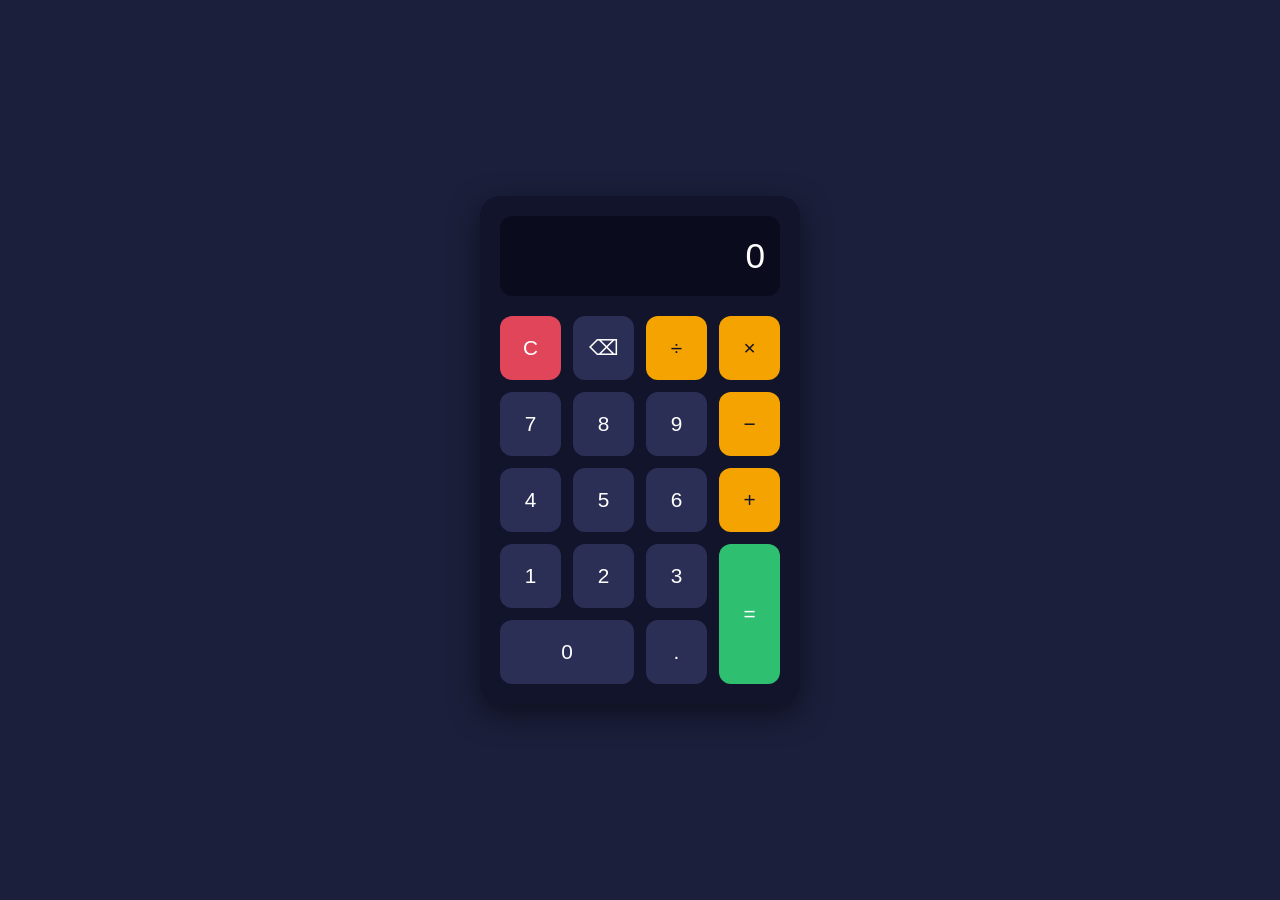
<file: WebDev-L2-Calculator/index.html>
<!DOCTYPE html>
<html lang="en">
<head>
  <meta charset="UTF-8">
  <meta name="viewport" content="width=device-width, initial-scale=1.0">
  <title>Calculator</title>
  <link rel="stylesheet" href="style.css">
</head>
<body>

  <div class="calculator">
    <div class="display" id="display">0</div>

    <div class="buttons">
      <button class="btn clear" data-action="clear">C</button>
      <button class="btn" data-action="backspace">⌫</button>
      <button class="btn operator" data-operator="÷">÷</button>
      <button class="btn operator" data-operator="×">×</button>

      <button class="btn" data-number="7">7</button>
      <button class="btn" data-number="8">8</button>
      <button class="btn" data-number="9">9</button>
      <button class="btn operator" data-operator="−">−</button>

      <button class="btn" data-number="4">4</button>
      <button class="btn" data-number="5">5</button>
      <button class="btn" data-number="6">6</button>
      <button class="btn operator" data-operator="+">+</button>

      <button class="btn" data-number="1">1</button>
      <button class="btn" data-number="2">2</button>
      <button class="btn" data-number="3">3</button>
      <button class="btn equals" data-action="equals">=</button>

      <button class="btn zero" data-number="0">0</button>
      <button class="btn" data-action="decimal">.</button>
    </div>
  </div>

  <script src="script.js"></script>
</body>
</html>
</file>
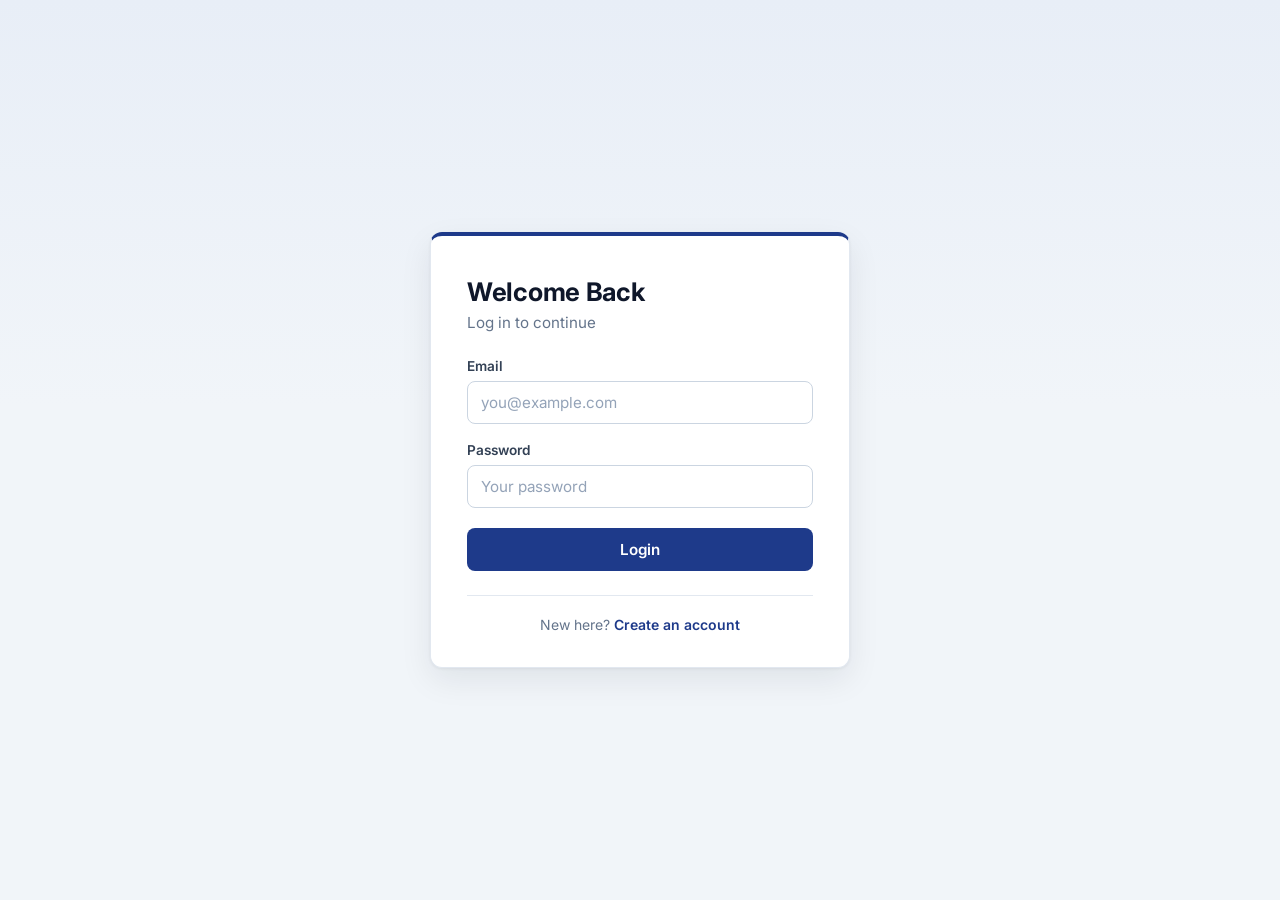
<file: WebDev-L2-LoginAuth/index.html>
<!DOCTYPE html>
<html lang="en">
<head>
  <meta charset="UTF-8">
  <meta name="viewport" content="width=device-width, initial-scale=1.0">
  <title>Login</title>
  <link rel="stylesheet" href="style.css">
</head>
<body>
  <div class="orb orb-1"></div>
  <div class="orb orb-2"></div>

  <main class="card">
    <h1>Welcome Back</h1>
    <p class="subtitle">Log in to continue</p>

    <form id="login-form">
      <label for="email">Email</label>
      <input type="email" id="email" placeholder="you@example.com" required>

      <label for="password">Password</label>
      <input type="password" id="password" placeholder="Your password" required>

      <p id="message" class="message"></p>
      <button type="submit" class="btn-main">Login</button>
    </form>

    <p class="switch">New here? <a href="register.html">Create an account</a></p>
  </main>

  <script src="auth.js"></script>
  <script src="login.js"></script>
</body>
</html>
</file>
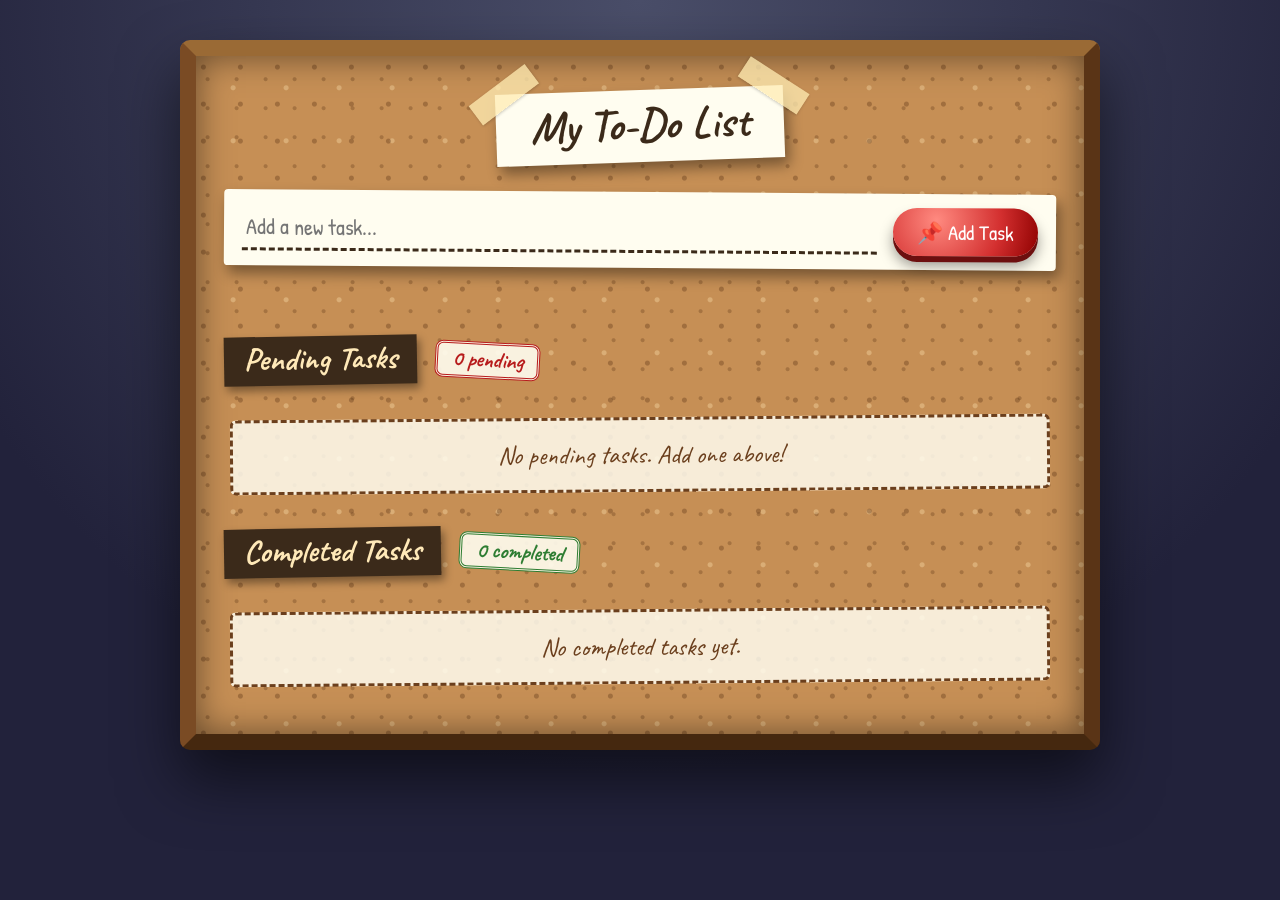
<file: WebDev-L2-ToDoApp/index.html>
<!DOCTYPE html>
<html lang="en">
<head>
  <meta charset="UTF-8">
  <meta name="viewport" content="width=device-width, initial-scale=1.0">
  <title>To-Do App</title>
  <link rel="stylesheet" href="style.css">
</head>
<body>

  <div class="app">
    <h1>My To-Do List</h1>

    <div class="add-task">
      <input type="text" id="task-input" placeholder="Add a new task..." maxlength="100">
      <button id="add-btn">Add Task</button>
    </div>
    <p id="error-message" class="error"></p>

    <section class="list-section">
      <div class="list-header">
        <h2>Pending Tasks</h2>
        <span id="pending-count" class="badge">0 pending</span>
      </div>
      <ul id="pending-list"></ul>
    </section>

    <section class="list-section">
      <div class="list-header">
        <h2>Completed Tasks</h2>
        <span id="completed-count" class="badge">0 completed</span>
      </div>
      <ul id="completed-list"></ul>
    </section>
  </div>

  <script src="script.js"></script>
</body>
</html>
</file>
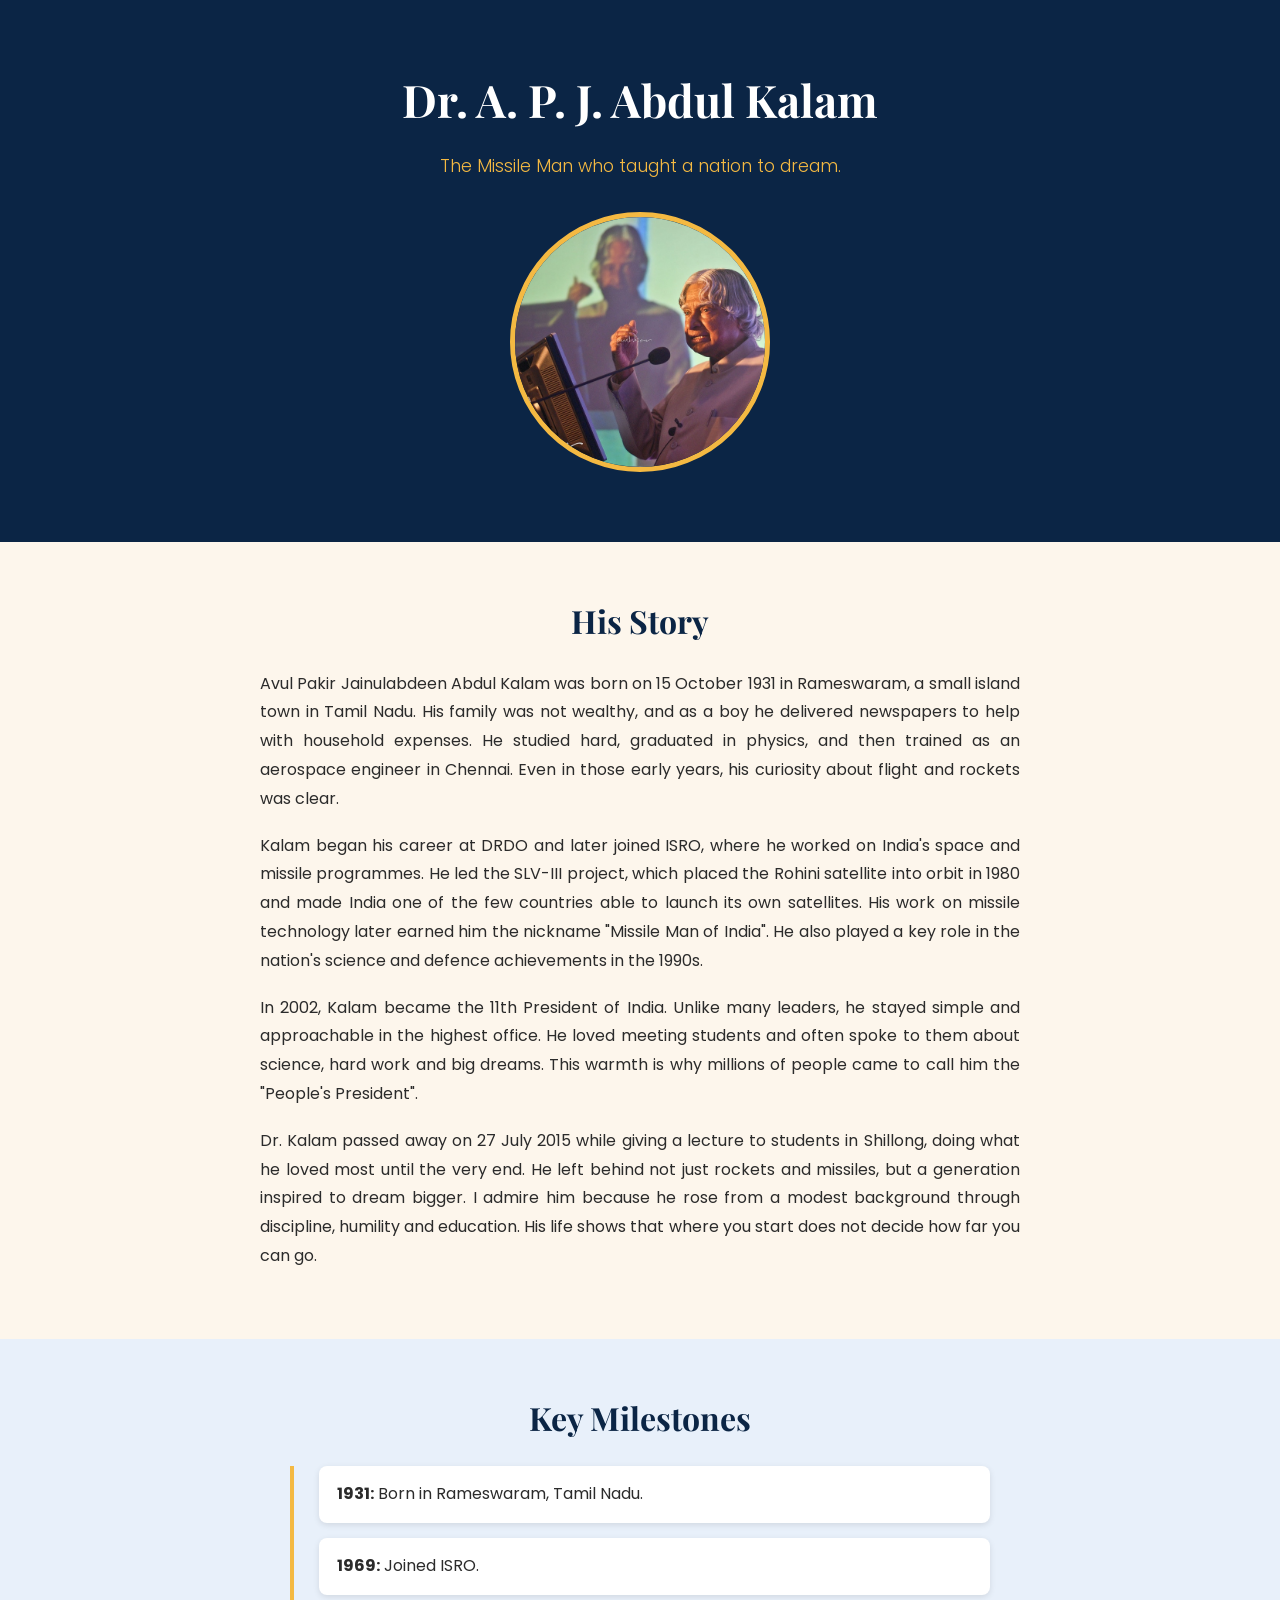
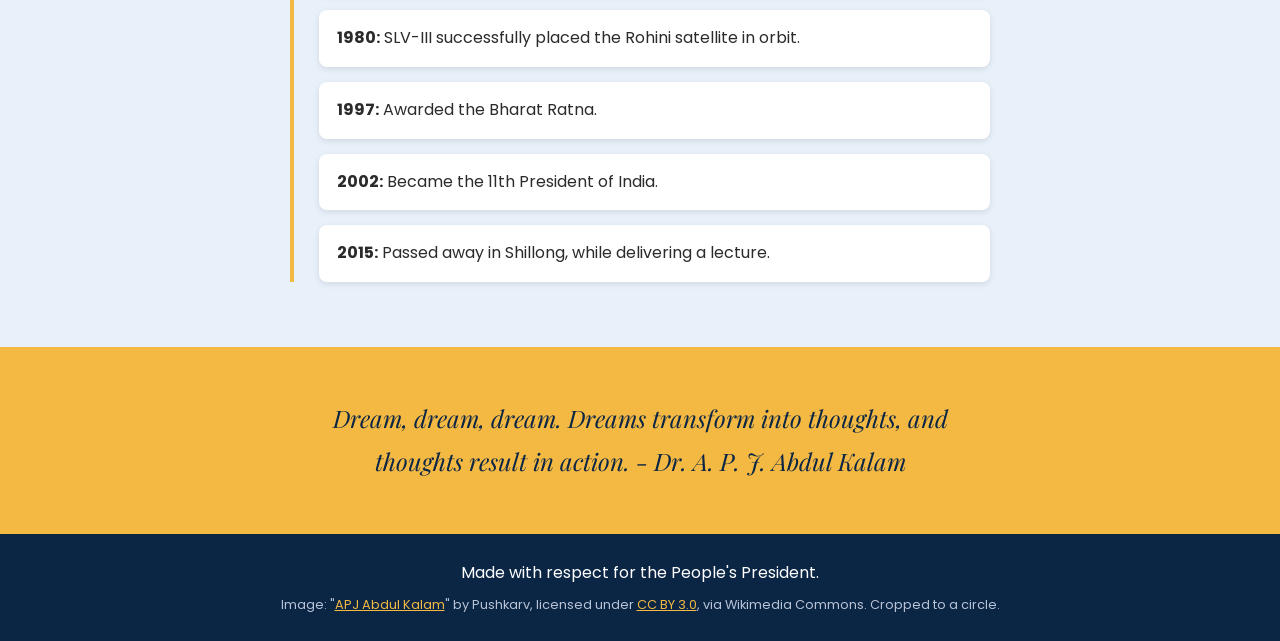
<file: WebDev-L2-TributePage/index.html>
<!DOCTYPE html>
<html lang="en">
<head>
  <meta charset="UTF-8">
  <meta name="viewport" content="width=device-width, initial-scale=1.0">
  <title>Tribute to Dr. A. P. J. Abdul Kalam</title>
  <link rel="preconnect" href="https://fonts.googleapis.com">
  <link href="https://fonts.googleapis.com/css2?family=Playfair+Display:wght@600;700&family=Poppins:wght@300;400;500&display=swap" rel="stylesheet">
  <link rel="stylesheet" href="style.css">
</head>
<body>

  <header class="hero">
    <h1>Dr. A. P. J. Abdul Kalam</h1>
    <p class="tagline">The Missile Man who taught a nation to dream.</p>
    <img src="images/kalam.jpg" alt="Portrait of Dr. A. P. J. Abdul Kalam">
  </header>

  <main>
    <section class="biography">
      <h2>His Story</h2>
      <p>Avul Pakir Jainulabdeen Abdul Kalam was born on 15 October 1931 in Rameswaram, a small island town in Tamil Nadu. His family was not wealthy, and as a boy he delivered newspapers to help with household expenses. He studied hard, graduated in physics, and then trained as an aerospace engineer in Chennai. Even in those early years, his curiosity about flight and rockets was clear.</p>
      <p>Kalam began his career at DRDO and later joined ISRO, where he worked on India's space and missile programmes. He led the SLV-III project, which placed the Rohini satellite into orbit in 1980 and made India one of the few countries able to launch its own satellites. His work on missile technology later earned him the nickname "Missile Man of India". He also played a key role in the nation's science and defence achievements in the 1990s.</p>
      <p>In 2002, Kalam became the 11th President of India. Unlike many leaders, he stayed simple and approachable in the highest office. He loved meeting students and often spoke to them about science, hard work and big dreams. This warmth is why millions of people came to call him the "People's President".</p>
      <p>Dr. Kalam passed away on 27 July 2015 while giving a lecture to students in Shillong, doing what he loved most until the very end. He left behind not just rockets and missiles, but a generation inspired to dream bigger. I admire him because he rose from a modest background through discipline, humility and education. His life shows that where you start does not decide how far you can go.</p>
    </section>

    <section class="timeline">
      <h2>Key Milestones</h2>
      <ol>
        <li><strong>1931:</strong> Born in Rameswaram, Tamil Nadu.</li>
        <li><strong>1969:</strong> Joined ISRO.</li>
        <li><strong>1980:</strong> SLV-III successfully placed the Rohini satellite in orbit.</li>
        <li><strong>1997:</strong> Awarded the Bharat Ratna.</li>
        <li><strong>2002:</strong> Became the 11th President of India.</li>
        <li><strong>2015:</strong> Passed away in Shillong, while delivering a lecture.</li>
      </ol>
    </section>

    <section class="quote">
      <blockquote>
        Dream, dream, dream. Dreams transform into thoughts, and thoughts result in action.
        - Dr. A. P. J. Abdul Kalam
      </blockquote>
    </section>
  </main>

  <footer>
    <p>Made with respect for the People's President.</p>
    <p class="credit">
  Image: "<a href="https://commons.wikimedia.org/wiki/File:APJ_Abdul_Kalam.jpg">APJ Abdul Kalam</a>"
  by Pushkarv, licensed under
  <a href="https://creativecommons.org/licenses/by/3.0/">CC BY 3.0</a>,
  via Wikimedia Commons. Cropped to a circle.</p>
  </footer>

</body>
</html>
</file>
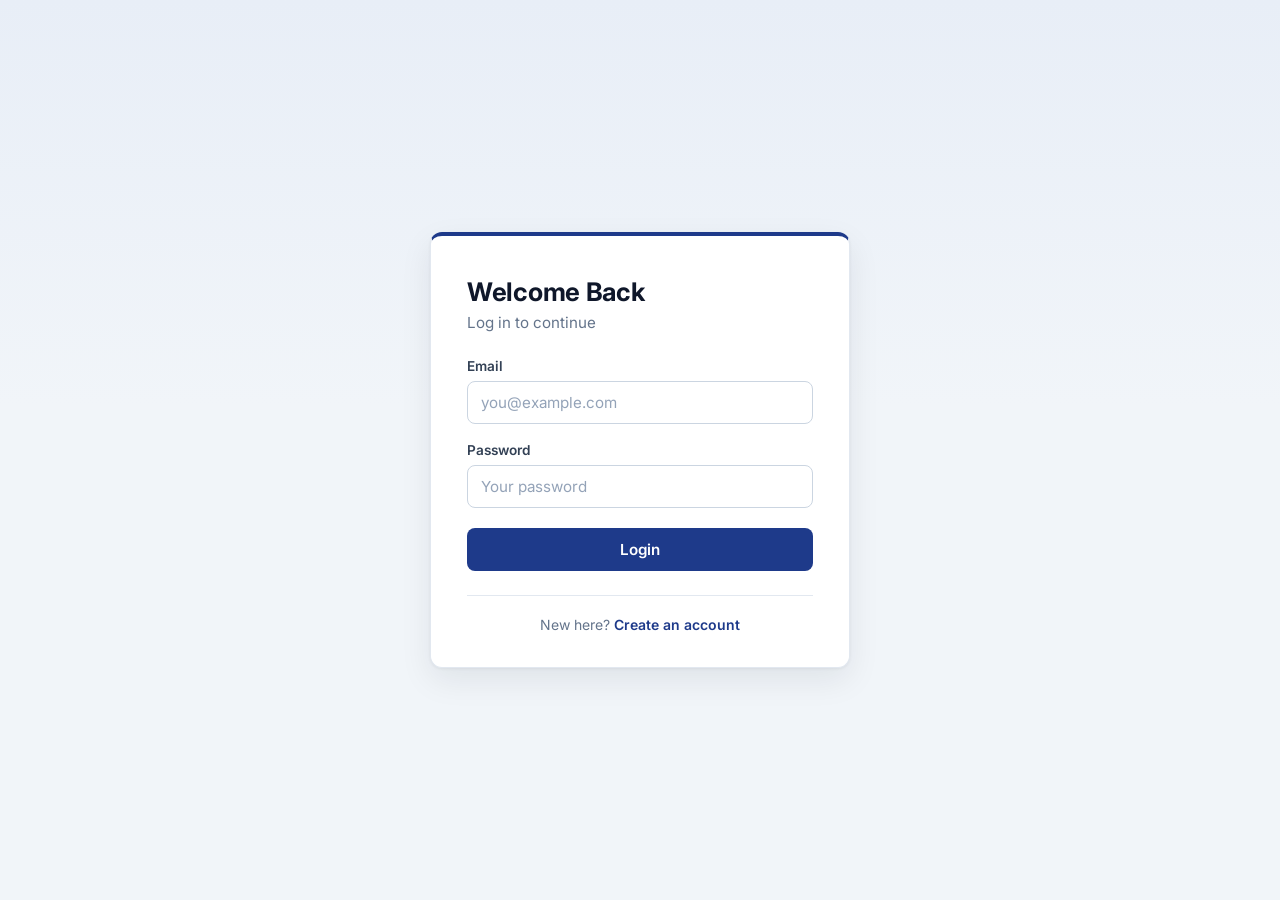
<file: WebDev-L2-LoginAuth/dashboard.html>
<!DOCTYPE html>
<html lang="en">
<head>
  <meta charset="UTF-8">
  <meta name="viewport" content="width=device-width, initial-scale=1.0">
  <title>Dashboard</title>
  <link rel="stylesheet" href="style.css">
  <script src="auth.js"></script>
  <script src="dashboard.js"></script>
</head>
<body>
  <div class="orb orb-1"></div>
  <div class="orb orb-2"></div>

  <main class="card">
    <div class="avatar" id="avatar">?</div>
    <h1 id="welcome">Welcome</h1>
    <p class="subtitle">You are logged in securely.</p>

    <div class="info">
      <div class="info-row"><span>Email</span><strong id="user-email"></strong></div>
      <div class="info-row"><span>Member since</span><strong id="user-since"></strong></div>
    </div>

    <button id="logout-btn" class="btn-main btn-logout">Logout</button>
  </main>
</body>
</html>
</file>
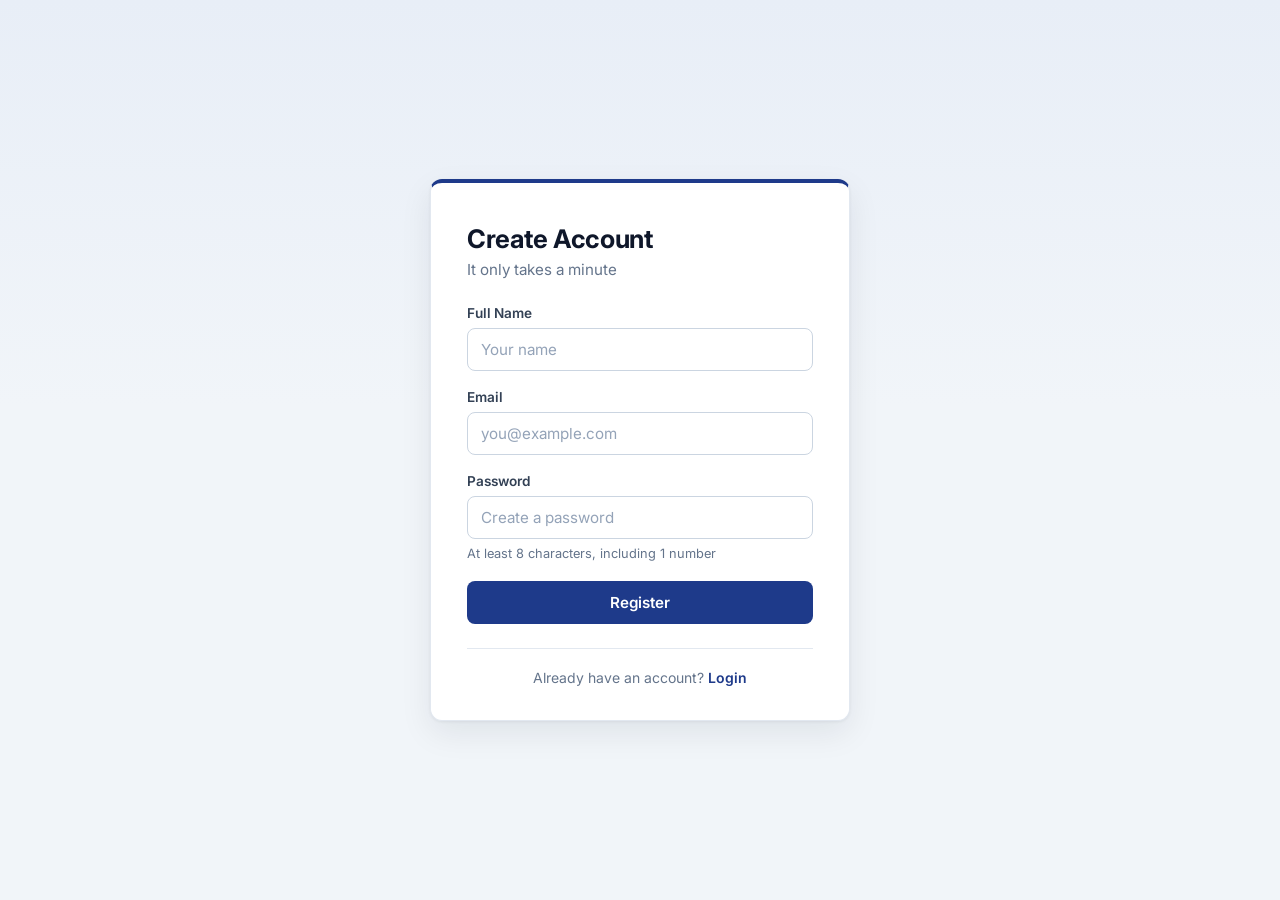
<file: WebDev-L2-LoginAuth/register.html>
<!DOCTYPE html>
<html lang="en">
<head>
  <meta charset="UTF-8">
  <meta name="viewport" content="width=device-width, initial-scale=1.0">
  <title>Register</title>
  <link rel="stylesheet" href="style.css">
</head>
<body>
  <div class="orb orb-1"></div>
  <div class="orb orb-2"></div>

  <main class="card">
    <h1>Create Account</h1>
    <p class="subtitle">It only takes a minute</p>

    <form id="register-form">
      <label for="name">Full Name</label>
      <input type="text" id="name" placeholder="Your name" required>

      <label for="email">Email</label>
      <input type="email" id="email" placeholder="you@example.com" required>

      <label for="password">Password</label>
      <input type="password" id="password" placeholder="Create a password" required>
      <small class="hint">At least 8 characters, including 1 number</small>

      <p id="message" class="message"></p>
      <button type="submit" class="btn-main">Register</button>
    </form>

    <p class="switch">Already have an account? <a href="index.html">Login</a></p>
  </main>

  <script src="auth.js"></script>
  <script src="register.js"></script>
</body>
</html>
</file>
<file: WebDev-L2-Calculator/style.css>
* {
  margin: 0;
  padding: 0;
  box-sizing: border-box;
}

body {
  min-height: 100vh;
  display: flex;
  justify-content: center;
  align-items: center;
  background-color: #1b1f3b;
  font-family: Arial, sans-serif;
}

.calculator {
  width: 320px;
  background-color: #11142b;
  padding: 20px;
  border-radius: 20px;
  box-shadow: 0 10px 30px rgba(0, 0, 0, 0.5);
}

.display {
  background-color: #0a0c1e;
  color: #ffffff;
  font-size: 2.2rem;
  text-align: right;
  padding: 20px 15px;
  margin-bottom: 20px;
  border-radius: 12px;
  overflow: hidden;
  white-space: nowrap;
  text-overflow: ellipsis;
}

/* CSS Grid for the buttons: 4 equal columns */
.buttons {
  display: grid;
  grid-template-columns: repeat(4, 1fr);
  gap: 12px;
}

.btn {
  padding: 20px 0;
  font-size: 1.3rem;
  border: none;
  border-radius: 12px;
  background-color: #2b2f55;
  color: #ffffff;
  cursor: pointer;
}

.btn:hover {
  background-color: #3b407a;
}

.btn:active {
  transform: scale(0.95);
}

.operator {
  background-color: #f4a300;
  color: #11142b;
}

.operator:hover {
  background-color: #ffb92e;
}

.clear {
  background-color: #e0455a;
}

.clear:hover {
  background-color: #f05a6f;
}

/* = button is two rows tall, 0 button is two columns wide */
.equals {
  grid-row: span 2;
  background-color: #2fbf71;
}

.equals:hover {
  background-color: #3fd582;
}

.zero {
  grid-column: span 2;
}
</file>
<file: WebDev-L2-LoginAuth/style.css>
@import url('https://fonts.googleapis.com/css2?family=Inter:wght@400;500;600;700&display=swap');

* {
  margin: 0;
  padding: 0;
  box-sizing: border-box;
}

body {
  min-height: 100vh;
  display: flex;
  justify-content: center;
  align-items: center;
  padding: 24px 16px;
  font-family: 'Inter', 'Segoe UI', Arial, sans-serif;
  color: #1e293b;
  background-color: #f1f5f9;
  background-image: linear-gradient(180deg, #e8eef7 0%, #f1f5f9 45%);
}

/* The decorative shapes from the earlier design are not used here */
.orb {
  display: none;
}

/* ---------- Card ---------- */
.card {
  width: 100%;
  max-width: 420px;
  padding: 40px 36px 34px;
  background-color: #ffffff;
  border: 1px solid #e2e8f0;
  border-top: 4px solid #1e3a8a;
  border-radius: 12px;
  box-shadow:
    0 1px 3px rgba(15, 23, 42, 0.06),
    0 12px 32px rgba(15, 23, 42, 0.08);
}

h1 {
  font-size: 1.6rem;
  font-weight: 700;
  letter-spacing: -0.3px;
  color: #0f172a;
  margin-bottom: 6px;
}

.subtitle {
  margin-bottom: 26px;
  font-size: 0.95rem;
  color: #64748b;
}

/* ---------- Form ---------- */
label {
  display: block;
  margin: 18px 0 7px;
  font-size: 0.85rem;
  font-weight: 600;
  color: #334155;
}

input {
  width: 100%;
  padding: 11px 13px;
  font-family: inherit;
  font-size: 0.95rem;
  color: #0f172a;
  background-color: #ffffff;
  border: 1px solid #cbd5e1;
  border-radius: 8px;
  transition: border-color 0.15s, box-shadow 0.15s;
}

input::placeholder {
  color: #94a3b8;
}

input:hover {
  border-color: #94a3b8;
}

input:focus {
  outline: none;
  border-color: #1e3a8a;
  box-shadow: 0 0 0 3px rgba(30, 58, 138, 0.15);
}

.hint {
  display: block;
  margin-top: 7px;
  font-size: 0.8rem;
  color: #64748b;
}

/* ---------- Alerts (hidden until there is text) ---------- */
.message {
  margin: 18px 0 2px;
  padding: 11px 14px;
  font-size: 0.875rem;
  font-weight: 500;
  border-radius: 8px;
  border-left: 4px solid transparent;
}

.message:empty {
  display: none;
}

.message.error {
  color: #991b1b;
  background-color: #fef2f2;
  border-left-color: #dc2626;
}

.message.success {
  color: #166534;
  background-color: #f0fdf4;
  border-left-color: #16a34a;
}

/* ---------- Buttons ---------- */
.btn-main {
  width: 100%;
  margin-top: 20px;
  padding: 12px;
  font-family: inherit;
  font-size: 0.95rem;
  font-weight: 600;
  color: #ffffff;
  background-color: #1e3a8a;
  border: none;
  border-radius: 8px;
  cursor: pointer;
  transition: background-color 0.15s, box-shadow 0.15s;
}

.btn-main:hover {
  background-color: #1e40af;
  box-shadow: 0 4px 12px rgba(30, 58, 138, 0.3);
}

.btn-main:active {
  background-color: #172554;
}

.btn-main:focus-visible {
  outline: none;
  box-shadow: 0 0 0 3px rgba(30, 58, 138, 0.3);
}

/* Logout is a secondary (outlined) button */
.btn-logout {
  margin-top: 26px;
  color: #334155;
  background-color: #ffffff;
  border: 1px solid #cbd5e1;
}

.btn-logout:hover {
  color: #991b1b;
  background-color: #fef2f2;
  border-color: #fca5a5;
  box-shadow: none;
}

.btn-logout:active {
  background-color: #fee2e2;
}

.switch {
  margin-top: 24px;
  padding-top: 20px;
  text-align: center;
  font-size: 0.875rem;
  color: #64748b;
  border-top: 1px solid #e2e8f0;
}

.switch a {
  color: #1e3a8a;
  font-weight: 600;
  text-decoration: none;
}

.switch a:hover {
  text-decoration: underline;
}

/* ---------- Dashboard ---------- */
.avatar {
  width: 64px;
  height: 64px;
  margin-bottom: 18px;
  display: flex;
  justify-content: center;
  align-items: center;
  font-size: 1.6rem;
  font-weight: 600;
  color: #ffffff;
  background-color: #1e3a8a;
  border-radius: 50%;
  box-shadow: 0 0 0 4px #dbeafe;
}

.info {
  padding: 2px 16px;
  background-color: #f8fafc;
  border: 1px solid #e2e8f0;
  border-radius: 10px;
}

.info-row {
  display: flex;
  justify-content: space-between;
  gap: 16px;
  padding: 14px 0;
  border-bottom: 1px solid #e2e8f0;
  font-size: 0.9rem;
}

.info-row:last-child {
  border-bottom: none;
}

.info-row span {
  color: #64748b;
}

.info-row strong {
  font-weight: 600;
  color: #0f172a;
  text-align: right;
  word-break: break-all;
}

/* ---------- Mobile ---------- */
@media (max-width: 480px) {
  .card {
    padding: 30px 22px 26px;
  }

  h1 {
    font-size: 1.4rem;
  }
}
</file>
<file: WebDev-L2-ToDoApp/style.css>
@import url('https://fonts.googleapis.com/css2?family=Caveat:wght@500;700&family=Patrick+Hand&display=swap');

* {
  margin: 0;
  padding: 0;
  box-sizing: border-box;
}

/* ---------- Dark wall behind the board ---------- */
body {
  min-height: 100vh;
  padding: 40px 15px;
  font-family: 'Patrick Hand', 'Comic Sans MS', cursive;
  color: #3b2a1a;
  background: radial-gradient(circle at 50% 0%, #4a4e69, #22223b 70%);
  background-attachment: fixed;
}

/* ---------- The cork board with a 3D wooden frame ---------- */
.app {
  max-width: 920px;
  margin: 0 auto;
  padding: 34px 28px 44px;
  background-color: #c68f55;
  background-image:
    radial-gradient(circle at 20% 30%, rgba(90, 50, 20, 0.35) 0 2px, transparent 3px),
    radial-gradient(circle at 70% 60%, rgba(255, 230, 180, 0.35) 0 2px, transparent 3px),
    radial-gradient(circle at 40% 80%, rgba(90, 50, 20, 0.3) 0 1.5px, transparent 2.5px);
  background-size: 37px 37px, 53px 53px, 29px 29px;
  border: 16px solid;
  border-color: #9a6a35 #5a3416 #45280f #7a4b24;
  border-radius: 10px;
  box-shadow:
    inset 0 0 35px rgba(0, 0, 0, 0.5),
    0 30px 60px rgba(0, 0, 0, 0.55);
}

/* ---------- Title: paper label held with tape ---------- */
h1 {
  position: relative;
  display: block;
  width: fit-content;
  margin: 0 auto 30px;
  padding: 6px 34px 10px;
  font-family: 'Caveat', cursive;
  font-size: 2.8rem;
  font-weight: 700;
  color: #3b2a1a;
  background-color: #fffdf0;
  transform: rotate(-2deg);
  box-shadow: 4px 8px 14px rgba(0, 0, 0, 0.4);
}

h1::before,
h1::after {
  content: '';
  position: absolute;
  top: -12px;
  width: 70px;
  height: 24px;
  background-color: rgba(255, 236, 179, 0.75);
  box-shadow: 0 1px 3px rgba(0, 0, 0, 0.2);
}

h1::before {
  left: -26px;
  transform: rotate(-35deg);
}

h1::after {
  right: -26px;
  transform: rotate(35deg);
}

/* ---------- Add task strip ---------- */
.add-task {
  display: flex;
  align-items: center;
  gap: 16px;
  padding: 14px 18px;
  background-color: #fffdf0;
  border-radius: 4px;
  transform: rotate(0.4deg);
  box-shadow: 4px 8px 14px rgba(0, 0, 0, 0.4);
}

.add-task input {
  flex: 1;
  padding: 6px 4px;
  border: none;
  border-bottom: 3px dashed #3b2a1a;
  background: transparent;
  font-family: 'Patrick Hand', cursive;
  font-size: 1.4rem;
  color: #3b2a1a;
}

.add-task input:focus {
  outline: none;
  border-bottom-style: solid;
}

button {
  cursor: pointer;
  font-family: inherit;
  border: none;
}

/* Push-pin style add button */
#add-btn {
  padding: 10px 24px;
  font-size: 1.3rem;
  color: #ffffff;
  border-radius: 30px;
  background: radial-gradient(circle at 30% 25%, #ff8a80, #d32f2f 60%, #8e0000);
  box-shadow: 0 6px 0 #6d0f0f, 0 10px 14px rgba(0, 0, 0, 0.4);
  transition: transform 0.1s, box-shadow 0.1s;
}

#add-btn::before {
  content: '📌 ';
}

#add-btn:hover {
  transform: translateY(-2px);
  box-shadow: 0 8px 0 #6d0f0f, 0 12px 16px rgba(0, 0, 0, 0.4);
}

#add-btn:active {
  transform: translateY(5px);
  box-shadow: 0 1px 0 #6d0f0f, 0 3px 6px rgba(0, 0, 0, 0.4);
}

.error {
  min-height: 26px;
  margin: 12px 4px 0;
  font-size: 1.2rem;
  font-weight: bold;
  color: #fffde7;
  text-shadow: 1px 1px 3px #000000;
}

/* ---------- Section headers ---------- */
.list-section {
  margin-top: 30px;
}

.list-header {
  display: flex;
  align-items: center;
  gap: 18px;
  margin-bottom: 26px;
}

.list-header h2 {
  padding: 2px 20px 6px;
  font-family: 'Caveat', cursive;
  font-size: 2rem;
  color: #ffe9b8;
  background-color: #3b2a1a;
  transform: rotate(-1deg);
  box-shadow: 3px 5px 8px rgba(0, 0, 0, 0.4);
}

/* Rubber-stamp style counter */
.badge {
  padding: 0 14px 2px;
  font-family: 'Caveat', cursive;
  font-size: 1.4rem;
  font-weight: 700;
  color: #b71c1c;
  background-color: rgba(255, 253, 240, 0.9);
  border: 3px double #b71c1c;
  border-radius: 8px;
  transform: rotate(3deg);
}

#completed-count {
  color: #2e7d32;
  border-color: #2e7d32;
}

/* ---------- Notes laid out in a grid ---------- */
ul {
  list-style: none;
  display: grid;
  grid-template-columns: repeat(auto-fill, minmax(210px, 1fr));
  gap: 30px 24px;
  padding: 6px;
  perspective: 900px;
}

/* ---------- A sticky note ---------- */
.task {
  position: relative;
  display: flex;
  flex-direction: column;
  justify-content: space-between;
  align-items: stretch;
  gap: 14px;
  min-height: 170px;
  padding: 42px 16px 16px;
  background-color: #fff59d;
  background-image: linear-gradient(180deg, rgba(255, 255, 255, 0.4), transparent 35%, rgba(0, 0, 0, 0.07));
  color: #3b2a1a;
  border-radius: 2px 2px 0 2px;
  transform: rotate(-1.5deg);
  box-shadow: 0 2px 2px rgba(0, 0, 0, 0.2), 8px 14px 18px rgba(0, 0, 0, 0.38);
  transition: transform 0.25s, box-shadow 0.25s;
}

/* Red pin */
.task::before {
  content: '';
  position: absolute;
  top: 10px;
  left: 50%;
  width: 18px;
  height: 18px;
  margin-left: -9px;
  border-radius: 50%;
  background: radial-gradient(circle at 35% 30%, #ff8a80, #d32f2f 60%, #8e0000);
  box-shadow: 3px 5px 5px rgba(0, 0, 0, 0.4);
}

/* Curled corner */
.task::after {
  content: '';
  position: absolute;
  right: 0;
  bottom: 0;
  width: 26px;
  height: 26px;
  background: linear-gradient(135deg, transparent 50%, rgba(0, 0, 0, 0.16) 50%);
}

/* Different colours and tilts so the board looks natural */
.task:nth-child(4n+2) { background-color: #ffb3d1; transform: rotate(1.8deg); }
.task:nth-child(4n+3) { background-color: #a5e8ff; transform: rotate(-0.7deg); }
.task:nth-child(4n+4) { background-color: #c7f5a0; transform: rotate(1.2deg); }

/* Hover: the note lifts and tilts toward you */
.task:hover {
  z-index: 2;
  transform: rotate(0deg) rotateX(8deg) translateY(-10px) scale(1.04);
  box-shadow: 0 4px 4px rgba(0, 0, 0, 0.2), 14px 26px 30px rgba(0, 0, 0, 0.45);
}

/* Completed notes: green with a DONE stamp */
ul .task.done {
  background-color: #c8e6c9;
}

.task.done .task-info::after {
  content: 'DONE';
  position: absolute;
  top: 12px;
  right: 10px;
  padding: 0 8px;
  font-family: 'Caveat', cursive;
  font-size: 1.2rem;
  font-weight: 700;
  color: #2e7d32;
  border: 3px double #2e7d32;
  border-radius: 6px;
  opacity: 0.75;
  transform: rotate(10deg);
}

.task-info {
  display: flex;
  flex-direction: column;
  gap: 6px;
  flex: 1;
  min-width: 0;
}

.task-text {
  font-size: 1.45rem;
  line-height: 1.25;
  word-break: break-word;
}

.task.done .task-text {
  text-decoration: line-through;
  color: #6b7d6b;
}

.task small {
  font-size: 0.9rem;
  opacity: 0.7;
}

/* ---------- Note buttons ---------- */
.actions {
  display: flex;
  gap: 8px;
  flex-wrap: wrap;
}

.actions button {
  padding: 3px 12px;
  font-size: 1.05rem;
  color: #3b2a1a;
  border: 2px solid #3b2a1a;
  border-radius: 6px;
  box-shadow: 2px 2px 0 #3b2a1a;
  transition: transform 0.1s, box-shadow 0.1s;
}

.actions button:hover {
  transform: translate(-1px, -1px);
  box-shadow: 3px 3px 0 #3b2a1a;
}

.actions button:active {
  transform: translate(2px, 2px);
  box-shadow: 0 0 0 #3b2a1a;
}

.btn-complete { background-color: #b9f6ca; }
.btn-undo     { background-color: #ffe082; }
.btn-edit     { background-color: #b3e5fc; }
.btn-delete   { background-color: #ff8a80; }
.btn-save     { background-color: #b9f6ca; }
.btn-cancel   { background-color: #e0e0e0; }

.edit-input {
  width: 100%;
  padding: 6px 4px;
  border: none;
  border-bottom: 3px dashed #3b2a1a;
  background-color: rgba(255, 255, 255, 0.55);
  font-family: 'Patrick Hand', cursive;
  font-size: 1.3rem;
  color: #3b2a1a;
}

.edit-input:focus {
  outline: none;
  background-color: #ffffff;
}

/* ---------- Empty message ---------- */
.empty {
  grid-column: 1 / -1;
  padding: 18px;
  text-align: center;
  font-family: 'Caveat', cursive;
  font-size: 1.6rem;
  color: #6b3f1d;
  background-color: rgba(255, 253, 240, 0.85);
  border: 3px dashed #6b3f1d;
  border-radius: 6px;
  transform: rotate(-0.5deg);
}

/* ---------- Mobile ---------- */
@media (max-width: 520px) {
  .app {
    padding: 24px 14px 30px;
    border-width: 10px;
  }

  h1 {
    font-size: 2.2rem;
  }

  .add-task {
    flex-direction: column;
    align-items: stretch;
  }

  ul {
    grid-template-columns: 1fr;
  }

  .list-header {
    flex-wrap: wrap;
  }
}
</file>
<file: WebDev-L2-TributePage/style.css>
/* ---------- Reset and base ---------- */
* {
  margin: 0;
  padding: 0;
  box-sizing: border-box;
}

body {
  font-family: 'Poppins', sans-serif;
  line-height: 1.8;
  color: #2b2b2b;
  background-color: #fdf6ec;
}

h1, h2 {
  font-family: 'Playfair Display', serif;
}

/* ---------- Hero ---------- */
.hero {
  background-color: #0b2545;
  color: #ffffff;
  text-align: center;
  padding: 60px 20px;
}

.hero h1 {
  font-size: 2.8rem;
  margin-bottom: 10px;
}

.tagline {
  font-size: 1.1rem;
  font-weight: 300;
  color: #f4b942;
  margin-bottom: 30px;
}

.hero img {
  width: 260px;
  height: 260px;
  object-fit: cover;
  border-radius: 50%;
  border: 5px solid #f4b942;
}

/* ---------- Shared section style ---------- */
section {
  max-width: 800px;
  margin: 0 auto;
  padding: 50px 20px;
}

section h2 {
  font-size: 2rem;
  color: #0b2545;
  margin-bottom: 20px;
  text-align: center;
}

/* ---------- Biography ---------- */
.biography p {
  margin-bottom: 18px;
  text-align: justify;
}

/* ---------- Timeline ---------- */
.timeline {
  max-width: none;
  background-color: #e8f0fa;
}

.timeline ol {
  max-width: 700px;
  margin: 0 auto;
  list-style: none;
  border-left: 4px solid #f4b942;
  padding-left: 25px;
}

.timeline li {
  background-color: #ffffff;
  padding: 14px 18px;
  margin-bottom: 15px;
  border-radius: 8px;
  box-shadow: 0 2px 6px rgba(0, 0, 0, 0.1);
}

/* ---------- Quote ---------- */
.quote {
  max-width: none;
  background-color: #f4b942;
  text-align: center;
}

blockquote {
  max-width: 700px;
  margin: 0 auto;
  font-family: 'Playfair Display', serif;
  font-size: 1.5rem;
  font-style: italic;
  color: #0b2545;
}

/* ---------- Footer ---------- */
footer {
  background-color: #0b2545;
  color: #ffffff;
  text-align: center;
  padding: 25px 20px;
}

.credit {
  font-size: 0.8rem;
  color: #b8c4d6;
  margin-top: 6px;
}
.credit a {
  color: #f4b942;
}

/* ---------- Mobile ---------- */
@media (max-width: 600px) {
  .hero h1 {
    font-size: 2rem;
  }

  .hero img {
    width: 200px;
    height: 200px;
  }

  blockquote {
    font-size: 1.2rem;
  }
}
</file>
